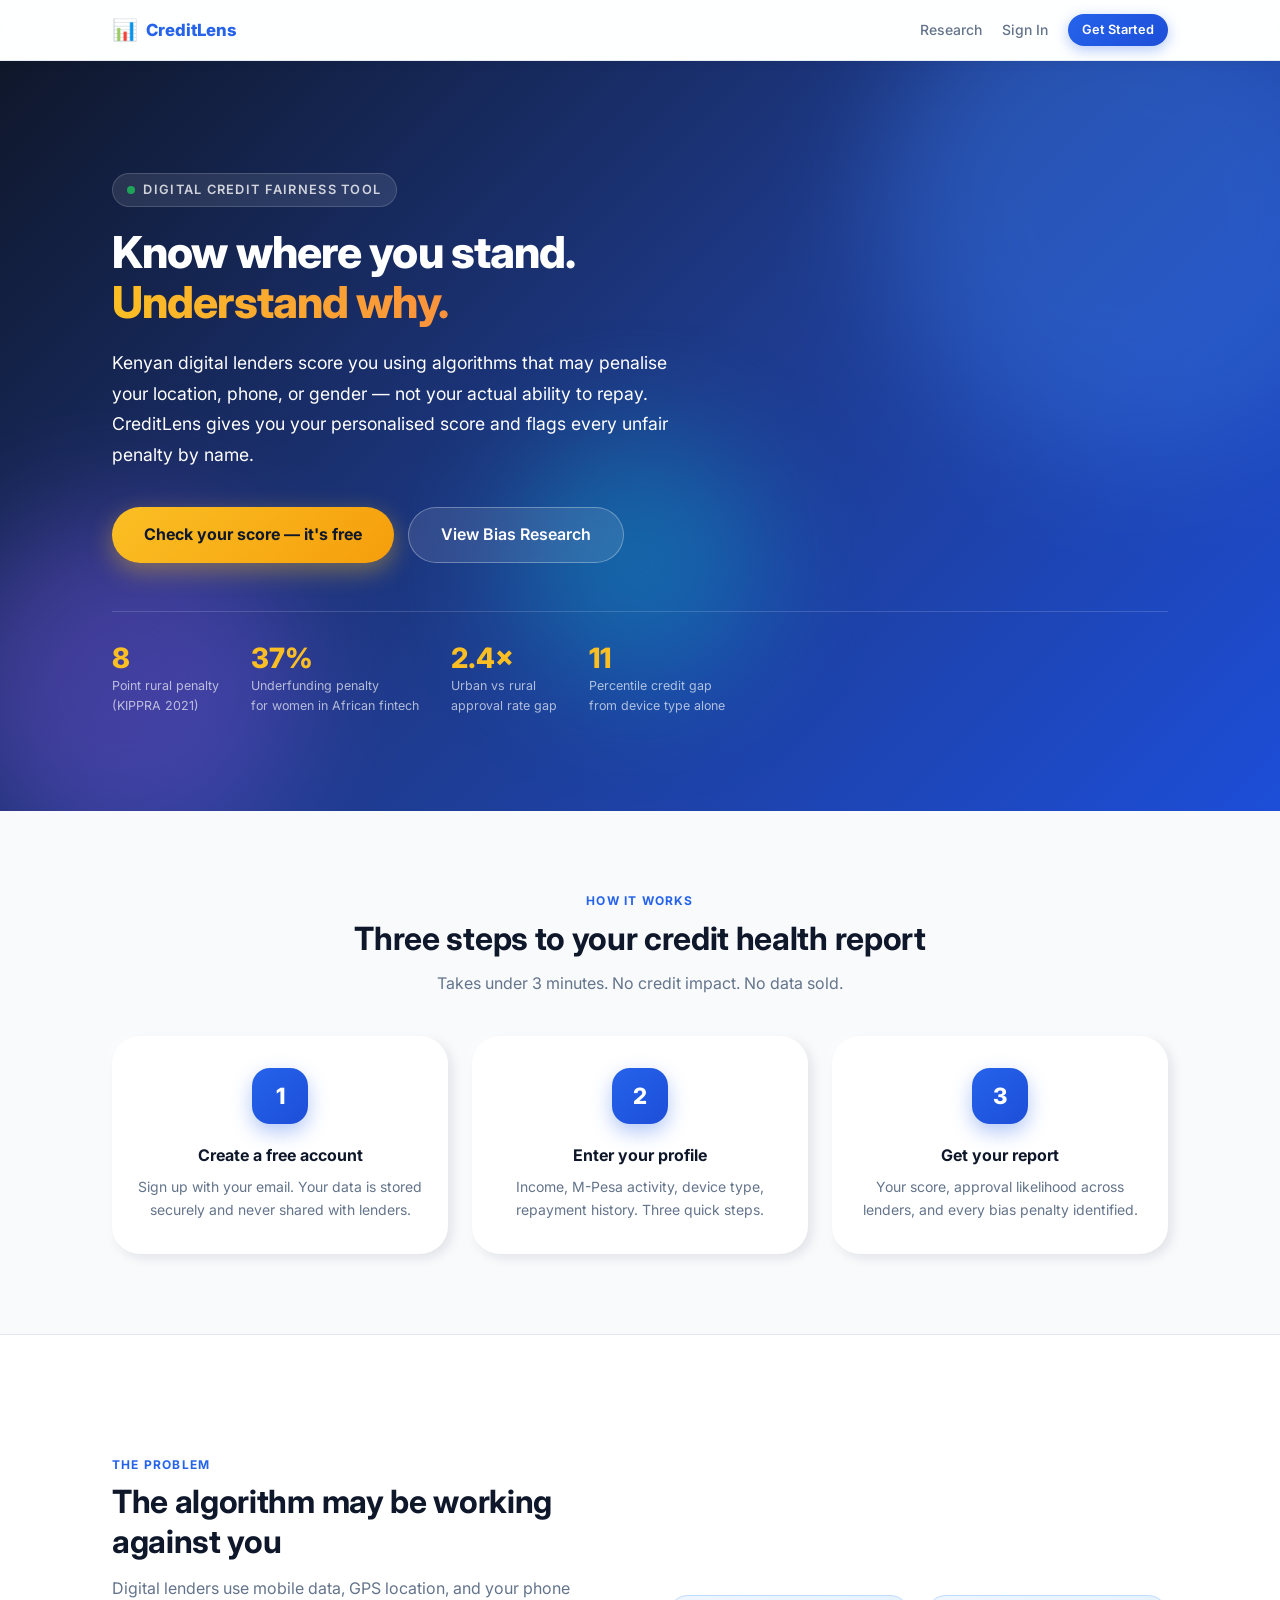
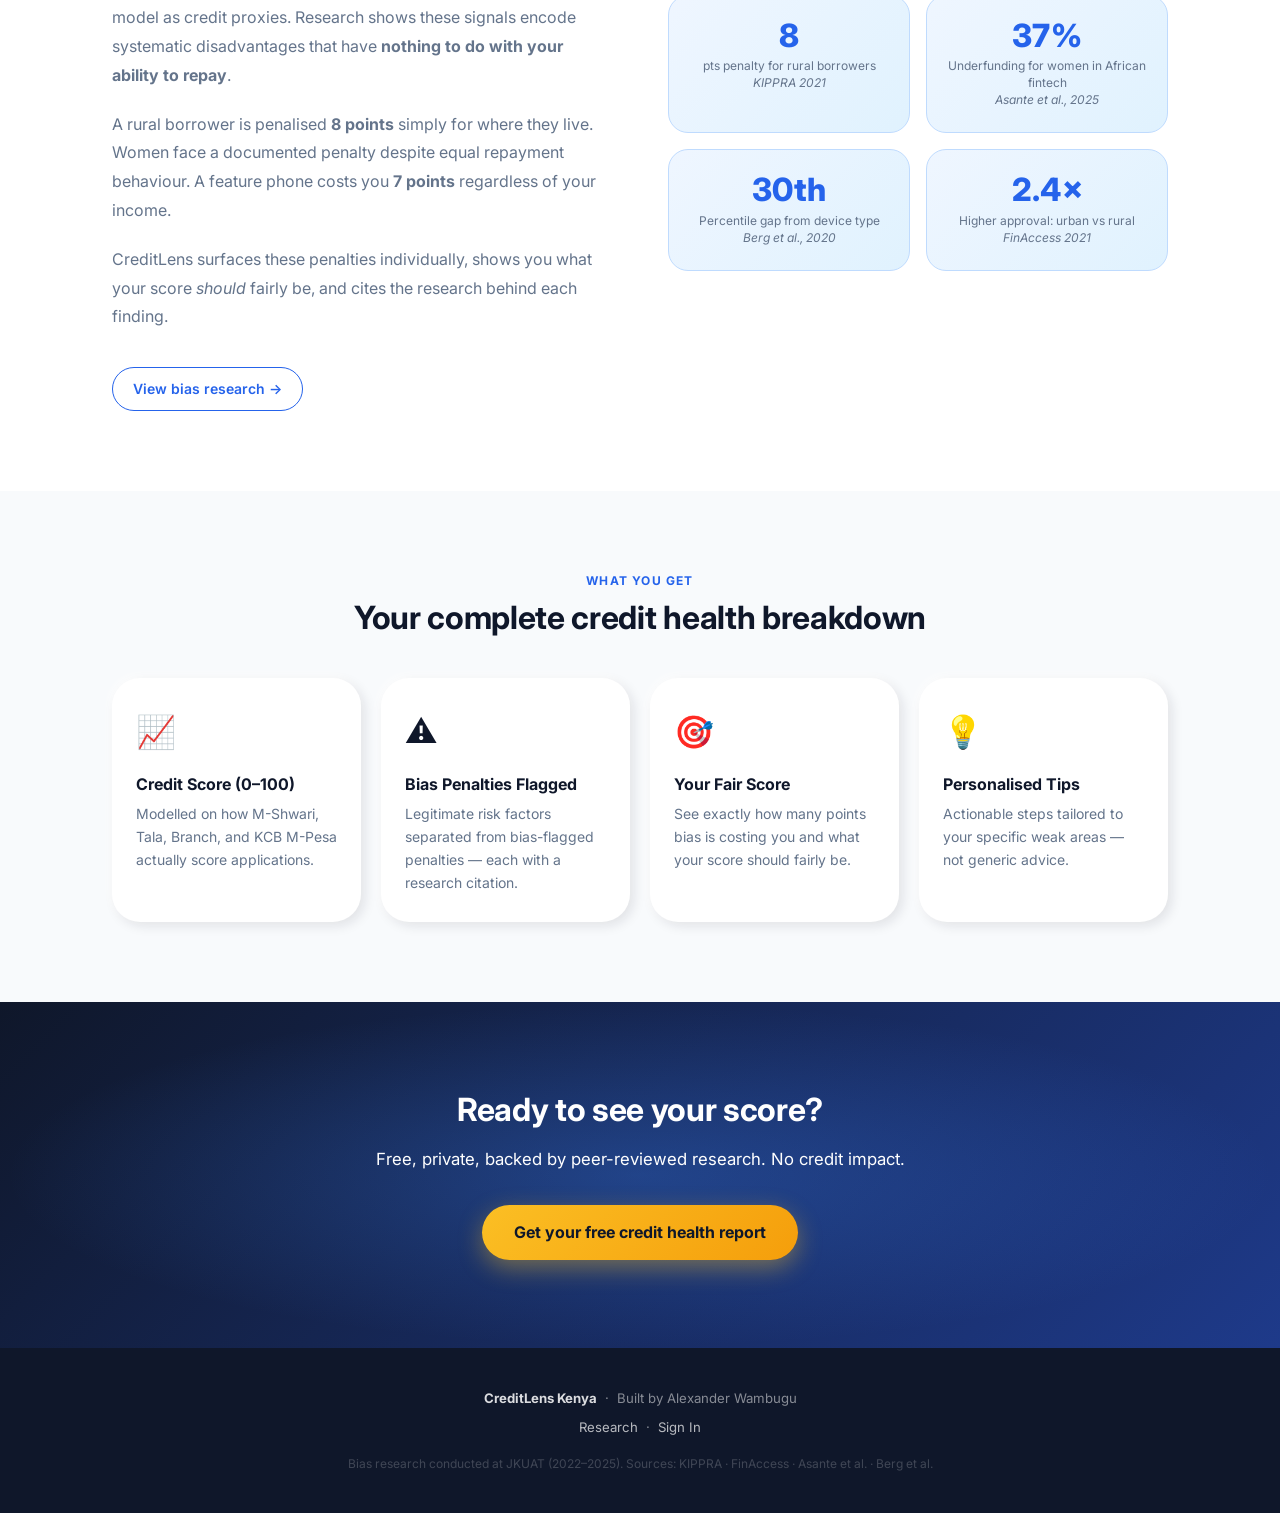
<file: frontend/index.html>
<!DOCTYPE html>
<html lang="en">
<head>
  <meta charset="UTF-8" />
  <meta name="viewport" content="width=device-width, initial-scale=1.0" />
  <title>CreditLens Kenya — Know Your Credit Score & Understand the Bias</title>
  <link rel="stylesheet" href="css/styles.css" />
</head>
<body>

<nav class="nav" id="main-nav">
  <div class="nav__inner">
    <a href="index.html" class="nav__logo">
      <span class="nav__logo-icon">📊</span> CreditLens
    </a>
    <div class="nav__links">
      <a href="research.html" class="nav__link">Research</a>
      <a href="auth.html" class="nav__link">Sign In</a>
      <a href="auth.html" class="btn btn--primary btn--sm">Get Started</a>
    </div>
    <button class="nav__hamburger" id="hamburger" aria-label="Menu">
      <span></span><span></span><span></span>
    </button>
  </div>
  <div class="nav__mobile-menu" id="mobile-menu">
    <a href="research.html">Research Dashboard</a>
    <a href="auth.html">Sign In</a>
    <a href="auth.html" class="btn btn--primary" style="border-radius:12px; justify-content:center;">Get Started Free</a>
  </div>
</nav>

<!-- Hero -->
<section class="hero">
  <div class="hero__blobs">
    <div class="hero__blob hero__blob--1"></div>
    <div class="hero__blob hero__blob--2"></div>
    <div class="hero__blob hero__blob--3"></div>
  </div>
  <div class="container">
    <div class="hero__content">
      <p class="hero__eyebrow">
        <span class="live-dot"></span>
        Digital Credit Fairness Tool
      </p>
      <h1 class="hero__title fade-up">
        Know where you stand.<br />
        <span>Understand why.</span>
      </h1>
      <p class="hero__subtitle fade-up delay-1">
        Kenyan digital lenders score you using algorithms that may penalise your
        location, phone, or gender — not your actual ability to repay.
        CreditLens gives you your personalised score and flags every unfair penalty by name.
      </p>
      <div class="hero__cta fade-up delay-2">
        <a href="auth.html" class="btn btn--hero btn--lg">Check your score — it's free</a>
        <a href="research.html" class="btn btn--hero-outline btn--lg">View Bias Research</a>
      </div>
      <div class="hero__stats fade-up delay-3">
        <div>
          <div class="hero__stat-number" data-count="8">0</div>
          <div class="hero__stat-label">Point rural penalty<br />(KIPPRA 2021)</div>
        </div>
        <div>
          <div class="hero__stat-number">37%</div>
          <div class="hero__stat-label">Underfunding penalty<br />for women in African fintech</div>
        </div>
        <div>
          <div class="hero__stat-number">2.4×</div>
          <div class="hero__stat-label">Urban vs rural<br />approval rate gap</div>
        </div>
        <div>
          <div class="hero__stat-number" data-count="30">0</div>
          <div class="hero__stat-label">Percentile credit gap<br />from device type alone</div>
        </div>
      </div>
    </div>
  </div>
</section>

<!-- How it works -->
<section class="steps">
  <div class="container">
    <div class="text-center fade-up">
      <p class="section-label">How It Works</p>
      <h2 class="section-title">Three steps to your credit health report</h2>
      <p class="section-desc" style="margin: 0 auto;">Takes under 3 minutes. No credit impact. No data sold.</p>
    </div>
    <div class="steps__grid">
      <div class="step fade-up delay-1">
        <div class="step__number">1</div>
        <h3 class="step__title">Create a free account</h3>
        <p class="step__desc">Sign up with your email. Your data is stored securely and never shared with lenders.</p>
      </div>
      <div class="step fade-up delay-2">
        <div class="step__number">2</div>
        <h3 class="step__title">Enter your profile</h3>
        <p class="step__desc">Income, M-Pesa activity, device type, repayment history. Three quick steps.</p>
      </div>
      <div class="step fade-up delay-3">
        <div class="step__number">3</div>
        <h3 class="step__title">Get your report</h3>
        <p class="step__desc">Your score, approval likelihood across lenders, and every bias penalty identified.</p>
      </div>
    </div>
  </div>
</section>

<!-- Why it matters -->
<section class="why-matters">
  <div class="container">
    <div class="why-matters__grid">
      <div class="fade-up">
        <p class="section-label">The Problem</p>
        <h2 class="section-title">The algorithm may be working against you</h2>
        <p style="color: var(--text-3); line-height: 1.8; margin-bottom: 1.25rem;">
          Digital lenders use mobile data, GPS location, and your phone model as credit proxies.
          Research shows these signals encode systematic disadvantages that have
          <strong>nothing to do with your ability to repay</strong>.
        </p>
        <p style="color: var(--text-3); line-height: 1.8; margin-bottom: 1.25rem;">
          A rural borrower is penalised <strong>8 points</strong> simply for where they live.
          Women face a documented penalty despite equal repayment behaviour.
          A feature phone costs you <strong>7 points</strong> regardless of your income.
        </p>
        <p style="color: var(--text-3); line-height: 1.8;">
          CreditLens surfaces these penalties individually, shows you what your score
          <em>should</em> fairly be, and cites the research behind each finding.
        </p>
        <a href="research.html" class="btn btn--outline mt-2" style="margin-top:1.25rem; display:inline-flex;">
          View bias research →
        </a>
      </div>
      <div class="why-matters__stats">
        <div class="why-matters__stat fade-up delay-1">
          <div class="why-matters__stat-number" data-count="8">0</div>
          <div class="why-matters__stat-label">pts penalty for rural borrowers<br /><em>KIPPRA 2021</em></div>
        </div>
        <div class="why-matters__stat fade-up delay-2">
          <div class="why-matters__stat-number">37%</div>
          <div class="why-matters__stat-label">Underfunding for women in African fintech<br /><em>Asante et al., 2025</em></div>
        </div>
        <div class="why-matters__stat fade-up delay-3">
          <div class="why-matters__stat-number">30th</div>
          <div class="why-matters__stat-label">Percentile gap from device type<br /><em>Berg et al., 2020</em></div>
        </div>
        <div class="why-matters__stat fade-up delay-4">
          <div class="why-matters__stat-number">2.4×</div>
          <div class="why-matters__stat-label">Higher approval: urban vs rural<br /><em>FinAccess 2021</em></div>
        </div>
      </div>
    </div>
  </div>
</section>

<!-- Features -->
<section class="steps" style="background: var(--bg);">
  <div class="container">
    <div class="text-center fade-up">
      <p class="section-label">What You Get</p>
      <h2 class="section-title">Your complete credit health breakdown</h2>
    </div>
    <div class="features-grid">
      <div class="feature-card fade-up delay-1">
        <div class="feature-card__icon">📈</div>
        <h3 class="feature-card__title">Credit Score (0–100)</h3>
        <p class="feature-card__desc">Modelled on how M-Shwari, Tala, Branch, and KCB M-Pesa actually score applications.</p>
      </div>
      <div class="feature-card fade-up delay-2">
        <div class="feature-card__icon">⚠️</div>
        <h3 class="feature-card__title">Bias Penalties Flagged</h3>
        <p class="feature-card__desc">Legitimate risk factors separated from bias-flagged penalties — each with a research citation.</p>
      </div>
      <div class="feature-card fade-up delay-3">
        <div class="feature-card__icon">🎯</div>
        <h3 class="feature-card__title">Your Fair Score</h3>
        <p class="feature-card__desc">See exactly how many points bias is costing you and what your score should fairly be.</p>
      </div>
      <div class="feature-card fade-up delay-4">
        <div class="feature-card__icon">💡</div>
        <h3 class="feature-card__title">Personalised Tips</h3>
        <p class="feature-card__desc">Actionable steps tailored to your specific weak areas — not generic advice.</p>
      </div>
    </div>
  </div>
</section>

<!-- CTA -->
<section class="landing-cta">
  <div class="container">
    <h2 class="fade-up">Ready to see your score?</h2>
    <p class="fade-up delay-1">Free, private, backed by peer-reviewed research. No credit impact.</p>
    <a href="auth.html" class="btn btn--hero btn--lg fade-up delay-2">Get your free credit health report</a>
  </div>
</section>

<footer>
  <div class="container">
    <p style="margin-bottom:0.5rem;">
      <strong style="color:rgba(255,255,255,0.85);">CreditLens Kenya</strong>
      &nbsp;·&nbsp; Built by Alexander Wambugu
    </p>
    <p style="margin-bottom:1rem;">
      <a href="research.html">Research</a> &nbsp;·&nbsp;
      <a href="auth.html">Sign In</a>
    </p>
    <p style="font-size:0.75rem; opacity:0.4;">
      Bias research conducted at JKUAT (2022–2025). Sources: KIPPRA · FinAccess · Asante et al. · Berg et al.
    </p>
  </div>
</footer>

<!-- Mobile bottom nav -->
<nav class="mobile-bottom-nav">
  <div class="mobile-bottom-nav__items">
    <a href="index.html" class="mobile-bottom-nav__item active">
      <span class="mobile-bottom-nav__icon">🏠</span> Home
    </a>
    <a href="research.html" class="mobile-bottom-nav__item">
      <span class="mobile-bottom-nav__icon">📊</span> Research
    </a>
    <a href="auth.html" class="mobile-bottom-nav__item" id="nav-auth-tab">
      <span class="mobile-bottom-nav__icon">🔑</span> Sign In
    </a>
  </div>
</nav>

<script src="js/supabase.js"></script>
<script src="js/nav.js"></script>
<script>
// Hamburger menu
const hamburger = document.getElementById('hamburger')
const mobileMenu = document.getElementById('mobile-menu')
hamburger.addEventListener('click', () => {
  hamburger.classList.toggle('open')
  mobileMenu.classList.toggle('open')
})

// Scroll animations
const observer = new IntersectionObserver((entries) => {
  entries.forEach(e => { if (e.isIntersecting) e.target.classList.add('visible') })
}, { threshold: 0.12 })
document.querySelectorAll('.fade-up').forEach(el => observer.observe(el))

// Animated counters
function animateCount(el) {
  const target = parseInt(el.dataset.count)
  if (!target) return
  let current = 0
  const step = Math.ceil(target / 40)
  const interval = setInterval(() => {
    current = Math.min(current + step, target)
    el.textContent = current
    if (current >= target) clearInterval(interval)
  }, 30)
}
const countObserver = new IntersectionObserver((entries) => {
  entries.forEach(e => { if (e.isIntersecting) animateCount(e.target) })
}, { threshold: 0.5 })
document.querySelectorAll('[data-count]').forEach(el => countObserver.observe(el))
</script>
</body>
</html>
</file>
<file: frontend/css/styles.css>
/* ============================================================
   CreditLens Kenya — Design System
   Modern glassmorphism + claymorphism, animated, mobile-first
   ============================================================ */

/* ── Google Font ──────────────────────────────────────────── */
@import url('https://fonts.googleapis.com/css2?family=Inter:wght@400;500;600;700;800;900&display=swap');

/* ── Design tokens ────────────────────────────────────────── */
:root {
  --blue:        #2563eb;
  --blue-dark:   #1d4ed8;
  --blue-light:  #eff6ff;
  --blue-mid:    #bfdbfe;
  --green:       #059669;
  --green-light: #ecfdf5;
  --amber:       #d97706;
  --amber-light: #fffbeb;
  --red:         #dc2626;
  --red-light:   #fef2f2;
  --bias-red:    #e11d48;
  --bias-light:  #fff1f2;
  --purple:      #7c3aed;
  --purple-light:#f5f3ff;

  --text:        #0f172a;
  --text-2:      #334155;
  --text-3:      #64748b;
  --text-4:      #94a3b8;
  --border:      #e2e8f0;
  --border-2:    #cbd5e1;
  --surface:     #ffffff;
  --bg:          #f8fafc;
  --bg-2:        #f1f5f9;

  /* Glass */
  --glass-bg:      rgba(255,255,255,0.72);
  --glass-border:  rgba(255,255,255,0.5);
  --glass-shadow:  0 8px 32px rgba(15,23,42,0.08);
  --glass-blur:    blur(18px);

  /* Clay */
  --clay-shadow:
    8px 8px 20px rgba(15,23,42,0.12),
    -4px -4px 12px rgba(255,255,255,0.9),
    inset 2px 2px 6px rgba(255,255,255,0.6),
    inset -2px -2px 6px rgba(15,23,42,0.06);
  --clay-shadow-sm:
    4px 4px 12px rgba(15,23,42,0.10),
    -2px -2px 8px rgba(255,255,255,0.9),
    inset 1px 1px 4px rgba(255,255,255,0.6);
  --clay-shadow-hover:
    12px 12px 28px rgba(15,23,42,0.16),
    -6px -6px 16px rgba(255,255,255,0.95),
    inset 2px 2px 8px rgba(255,255,255,0.7);

  --radius-sm:  8px;
  --radius:     14px;
  --radius-lg:  20px;
  --radius-xl:  28px;
  --radius-full:9999px;

  --font: 'Inter', -apple-system, BlinkMacSystemFont, 'Segoe UI', sans-serif;
  --ease: cubic-bezier(0.34, 1.56, 0.64, 1);
  --ease-out: cubic-bezier(0.22, 1, 0.36, 1);
}

/* ── Reset ────────────────────────────────────────────────── */
*, *::before, *::after { box-sizing: border-box; margin: 0; padding: 0; }
html { font-size: 16px; scroll-behavior: smooth; -webkit-text-size-adjust: 100%; }
body {
  font-family: var(--font);
  color: var(--text);
  background: var(--bg);
  line-height: 1.6;
  -webkit-font-smoothing: antialiased;
}
img { max-width: 100%; display: block; }
a { color: var(--blue); text-decoration: none; }
a:hover { text-decoration: underline; }
button, input, select, textarea { font-family: inherit; }

/* ── Typography ───────────────────────────────────────────── */
h1 { font-size: clamp(1.75rem, 5vw, 2.75rem); font-weight: 800; line-height: 1.15; letter-spacing: -0.02em; }
h2 { font-size: clamp(1.35rem, 3vw, 2rem);    font-weight: 700; line-height: 1.25; letter-spacing: -0.01em; }
h3 { font-size: clamp(1rem, 2vw, 1.25rem);     font-weight: 600; line-height: 1.4; }
h4 { font-size: 0.95rem; font-weight: 600; }
p  { margin-bottom: 1rem; }
p:last-child { margin-bottom: 0; }

/* ── Layout ───────────────────────────────────────────────── */
.container        { max-width: 1120px; margin: 0 auto; padding: 0 clamp(1rem,4vw,2rem); }
.container--narrow{ max-width: 680px;  margin: 0 auto; padding: 0 clamp(1rem,4vw,2rem); }

/* ── Glassmorphism card ───────────────────────────────────── */
.glass {
  background: var(--glass-bg);
  backdrop-filter: var(--glass-blur);
  -webkit-backdrop-filter: var(--glass-blur);
  border: 1.5px solid var(--glass-border);
  box-shadow: var(--glass-shadow);
  border-radius: var(--radius-lg);
}

/* ── Clay card ────────────────────────────────────────────── */
.clay {
  background: var(--surface);
  border-radius: var(--radius-xl);
  box-shadow: var(--clay-shadow);
  border: none;
  transition: box-shadow 0.3s var(--ease), transform 0.3s var(--ease);
}
.clay:hover {
  box-shadow: var(--clay-shadow-hover);
  transform: translateY(-3px);
}
.clay--sm {
  border-radius: var(--radius-lg);
  box-shadow: var(--clay-shadow-sm);
}
.clay--sm:hover {
  box-shadow: var(--clay-shadow-hover);
  transform: translateY(-2px);
}

/* ── Standard card ────────────────────────────────────────── */
.card {
  background: var(--surface);
  border-radius: var(--radius-lg);
  border: 1.5px solid var(--border);
  box-shadow: 0 1px 4px rgba(15,23,42,0.06);
  padding: 1.5rem;
  transition: box-shadow 0.25s, transform 0.25s;
}
.card:hover { box-shadow: 0 4px 16px rgba(15,23,42,0.1); }

/* ── Navigation ───────────────────────────────────────────── */
.nav {
  position: sticky; top: 0; z-index: 200;
  background: rgba(255,255,255,0.85);
  backdrop-filter: blur(20px);
  -webkit-backdrop-filter: blur(20px);
  border-bottom: 1px solid rgba(226,232,240,0.8);
  box-shadow: 0 1px 12px rgba(15,23,42,0.06);
}
.nav__inner {
  display: flex; align-items: center; justify-content: space-between;
  height: 60px;
  max-width: 1120px; margin: 0 auto;
  padding: 0 clamp(1rem,4vw,2rem);
  gap: 1rem;
}
.nav__logo {
  font-weight: 800; font-size: 1.05rem; color: var(--blue);
  display: flex; align-items: center; gap: 0.5rem;
  text-decoration: none; white-space: nowrap; flex-shrink: 0;
}
.nav__logo-icon { font-size: 1.3rem; }
.nav__links { display: flex; align-items: center; gap: 1.25rem; }
.nav__link { color: var(--text-3); font-size: 0.875rem; font-weight: 500; transition: color 0.15s; }
.nav__link:hover { color: var(--blue); text-decoration: none; }

/* Mobile hamburger */
.nav__hamburger {
  display: none; flex-direction: column; gap: 5px;
  cursor: pointer; padding: 6px; border-radius: 8px;
  background: none; border: none;
}
.nav__hamburger span {
  display: block; width: 22px; height: 2px;
  background: var(--text-2); border-radius: 2px;
  transition: all 0.3s var(--ease);
}
.nav__hamburger.open span:nth-child(1) { transform: translateY(7px) rotate(45deg); }
.nav__hamburger.open span:nth-child(2) { opacity: 0; transform: scaleX(0); }
.nav__hamburger.open span:nth-child(3) { transform: translateY(-7px) rotate(-45deg); }

.nav__mobile-menu {
  display: none; position: absolute; top: 61px; left: 0; right: 0;
  background: rgba(255,255,255,0.97); backdrop-filter: blur(20px);
  border-bottom: 1px solid var(--border);
  padding: 1rem clamp(1rem,4vw,2rem);
  flex-direction: column; gap: 0.75rem;
  box-shadow: 0 8px 24px rgba(15,23,42,0.1);
}
.nav__mobile-menu.open { display: flex; }
.nav__mobile-menu a { font-size: 1rem; font-weight: 500; color: var(--text-2); padding: 0.5rem 0; border-bottom: 1px solid var(--border); }
.nav__mobile-menu a:last-child { border-bottom: none; }

/* ── Buttons ──────────────────────────────────────────────── */
.btn {
  display: inline-flex; align-items: center; justify-content: center; gap: 0.4rem;
  padding: 0.6rem 1.25rem; border-radius: var(--radius-full);
  font-size: 0.875rem; font-weight: 600; cursor: pointer; border: none;
  transition: all 0.2s var(--ease); text-decoration: none; white-space: nowrap;
  position: relative; overflow: hidden;
}
.btn::after {
  content: ''; position: absolute; inset: 0;
  background: rgba(255,255,255,0); transition: background 0.2s;
  border-radius: inherit;
}
.btn:hover::after { background: rgba(255,255,255,0.1); }
.btn:hover { text-decoration: none; transform: translateY(-1px); }
.btn:active { transform: translateY(0); }
.btn--primary {
  background: linear-gradient(135deg, var(--blue) 0%, var(--blue-dark) 100%);
  color: white;
  box-shadow: 0 4px 14px rgba(37,99,235,0.35);
}
.btn--primary:hover { box-shadow: 0 6px 20px rgba(37,99,235,0.45); }
.btn--outline {
  background: transparent;
  border: 1.5px solid var(--blue);
  color: var(--blue);
}
.btn--outline:hover { background: var(--blue-light); }
.btn--ghost { background: transparent; color: var(--text-3); }
.btn--ghost:hover { background: var(--bg-2); }
.btn--danger { background: linear-gradient(135deg, var(--red), #b91c1c); color: white; }
.btn--lg { padding: 0.875rem 2rem; font-size: 1rem; }
.btn--sm { padding: 0.375rem 0.875rem; font-size: 0.8rem; }
.btn--full { width: 100%; }
.btn:disabled { opacity: 0.55; cursor: not-allowed; transform: none !important; }

/* ── Form elements ────────────────────────────────────────── */
.form-group { margin-bottom: 1.25rem; }
.form-label { display: block; font-size: 0.875rem; font-weight: 600; color: var(--text-2); margin-bottom: 0.4rem; }
.form-input, .form-select {
  width: 100%; padding: 0.7rem 1rem;
  border: 1.5px solid var(--border);
  border-radius: var(--radius);
  font-size: 0.9rem; color: var(--text);
  background: var(--surface);
  transition: border-color 0.2s, box-shadow 0.2s;
  appearance: none;
}
.form-input:focus, .form-select:focus {
  outline: none;
  border-color: var(--blue);
  box-shadow: 0 0 0 4px rgba(37,99,235,0.1);
}
.form-select { background-image: url("data:image/svg+xml,%3Csvg xmlns='http://www.w3.org/2000/svg' width='16' height='16' viewBox='0 0 24 24' fill='none' stroke='%2364748b' stroke-width='2'%3E%3Cpath d='m6 9 6 6 6-6'/%3E%3C/svg%3E"); background-repeat: no-repeat; background-position: right 0.75rem center; padding-right: 2.5rem; }
.form-hint  { font-size: 0.78rem; color: var(--text-3); margin-top: 0.3rem; }
.form-error { font-size: 0.78rem; color: var(--red); margin-top: 0.3rem; }

/* ── Slider ───────────────────────────────────────────────── */
.slider-group { margin-bottom: 1.5rem; }
.slider-label { display: flex; justify-content: space-between; align-items: center; margin-bottom: 0.6rem; }
.slider-label span:first-child { font-size: 0.875rem; font-weight: 600; color: var(--text-2); }
.slider-value {
  font-size: 0.825rem; font-weight: 700; color: var(--blue);
  background: var(--blue-light); padding: 0.2rem 0.6rem;
  border-radius: var(--radius-full);
}
input[type="range"] {
  width: 100%; height: 6px; border-radius: 3px;
  appearance: none; background: var(--border);
  outline: none; cursor: pointer; transition: background 0.2s;
}
input[type="range"]::-webkit-slider-thumb {
  appearance: none; width: 22px; height: 22px;
  border-radius: 50%; background: linear-gradient(135deg, var(--blue), var(--blue-dark));
  cursor: pointer; box-shadow: 0 2px 8px rgba(37,99,235,0.4);
  transition: transform 0.2s var(--ease), box-shadow 0.2s;
}
input[type="range"]::-webkit-slider-thumb:hover {
  transform: scale(1.2);
  box-shadow: 0 4px 14px rgba(37,99,235,0.5);
}
input[type="range"]::-moz-range-thumb {
  width: 22px; height: 22px; border-radius: 50%; border: none;
  background: linear-gradient(135deg, var(--blue), var(--blue-dark));
  cursor: pointer;
}
.slider-range-labels { display: flex; justify-content: space-between; font-size: 0.72rem; color: var(--text-4); margin-top: 0.3rem; }

/* ── Alerts ───────────────────────────────────────────────── */
.alert {
  padding: 0.875rem 1rem; border-radius: var(--radius);
  font-size: 0.875rem; margin-bottom: 1rem;
  display: flex; align-items: flex-start; gap: 0.6rem;
  animation: slideDown 0.25s var(--ease-out);
}
@keyframes slideDown { from { opacity: 0; transform: translateY(-8px); } to { opacity: 1; transform: translateY(0); } }
.alert--error   { background: var(--red-light);   color: var(--red);   border: 1px solid #fecaca; }
.alert--success { background: var(--green-light); color: var(--green); border: 1px solid #a7f3d0; }
.alert--warning { background: var(--amber-light); color: var(--amber); border: 1px solid #fde68a; }
.alert--info    { background: var(--blue-light);  color: var(--blue);  border: 1px solid var(--blue-mid); }

/* ── Badge ────────────────────────────────────────────────── */
.badge {
  display: inline-flex; align-items: center; gap: 0.2rem;
  padding: 0.2rem 0.65rem; border-radius: var(--radius-full);
  font-size: 0.72rem; font-weight: 700; letter-spacing: 0.02em;
}
.badge--green  { background: var(--green-light); color: var(--green); }
.badge--red    { background: var(--red-light);   color: var(--red); }
.badge--yellow { background: var(--amber-light); color: var(--amber); }
.badge--blue   { background: var(--blue-light);  color: var(--blue); }
.badge--gray   { background: var(--bg-2);        color: var(--text-3); }
.badge--bias   { background: var(--bias-light);  color: var(--bias-red); }

/* ── Progress bar ─────────────────────────────────────────── */
.progress-bar { height: 8px; background: var(--bg-2); border-radius: 4px; overflow: hidden; }
.progress-bar__fill {
  height: 100%; border-radius: 4px;
  transition: width 0.8s var(--ease-out);
  background: var(--blue);
}
.progress-bar__fill--green  { background: linear-gradient(90deg, #34d399, var(--green)); }
.progress-bar__fill--yellow { background: linear-gradient(90deg, #fbbf24, var(--amber)); }
.progress-bar__fill--red    { background: linear-gradient(90deg, #f87171, var(--red)); }
.progress-bar__fill--blue   { background: linear-gradient(90deg, #60a5fa, var(--blue)); }

/* ── Spinner / Loading ────────────────────────────────────── */
.spinner {
  width: 28px; height: 28px;
  border: 3px solid var(--border);
  border-top-color: var(--blue);
  border-radius: 50%;
  animation: spin 0.65s linear infinite; display: inline-block;
}
@keyframes spin { to { transform: rotate(360deg); } }
.loading-overlay {
  position: fixed; inset: 0;
  background: rgba(248,250,252,0.9);
  backdrop-filter: blur(6px);
  display: flex; align-items: center; justify-content: center;
  z-index: 999; flex-direction: column; gap: 1rem;
}
.loading-overlay p { color: var(--text-3); font-size: 0.9rem; }

/* ── Scroll animations ────────────────────────────────────── */
.fade-up {
  opacity: 0; transform: translateY(24px);
  transition: opacity 0.6s var(--ease-out), transform 0.6s var(--ease-out);
}
.fade-up.visible { opacity: 1; transform: translateY(0); }
.fade-up.delay-1 { transition-delay: 0.1s; }
.fade-up.delay-2 { transition-delay: 0.2s; }
.fade-up.delay-3 { transition-delay: 0.3s; }
.fade-up.delay-4 { transition-delay: 0.4s; }

/* ════════════════════════════════════════════════════════════
   LANDING PAGE
   ════════════════════════════════════════════════════════════ */

/* Gradient mesh background */
.hero {
  position: relative; overflow: hidden;
  padding: clamp(4rem,10vw,7rem) 0 clamp(3rem,8vw,6rem);
  background: linear-gradient(135deg, #0f172a 0%, #1e3a8a 50%, #1d4ed8 100%);
}
.hero__blobs {
  position: absolute; inset: 0; overflow: hidden; pointer-events: none;
}
.hero__blob {
  position: absolute; border-radius: 50%; filter: blur(60px); opacity: 0.35;
  animation: float 8s ease-in-out infinite alternate;
}
.hero__blob--1 { width: 500px; height: 500px; background: #3b82f6; top: -100px; right: -100px; }
.hero__blob--2 { width: 350px; height: 350px; background: #8b5cf6; bottom: -50px; left: -50px; animation-delay: -3s; }
.hero__blob--3 { width: 250px; height: 250px; background: #06b6d4; top: 50%; left: 40%; animation-delay: -5s; }
@keyframes float {
  from { transform: translate(0, 0) scale(1); }
  to   { transform: translate(30px, -20px) scale(1.05); }
}

.hero__content { position: relative; z-index: 1; color: white; }
.hero__eyebrow {
  display: inline-flex; align-items: center; gap: 0.5rem;
  font-size: 0.8rem; font-weight: 600; letter-spacing: 0.1em;
  text-transform: uppercase; opacity: 0.8; margin-bottom: 1.25rem;
  background: rgba(255,255,255,0.12); border: 1px solid rgba(255,255,255,0.2);
  padding: 0.35rem 0.9rem; border-radius: var(--radius-full);
}
.hero__title { margin-bottom: 1.25rem; color: white; }
.hero__title span { background: linear-gradient(90deg, #fbbf24, #fb923c); -webkit-background-clip: text; -webkit-text-fill-color: transparent; background-clip: text; }
.hero__subtitle { font-size: clamp(0.95rem,2vw,1.1rem); opacity: 0.85; max-width: 560px; margin-bottom: 2.25rem; line-height: 1.75; }

.hero__cta { display: flex; gap: 0.875rem; flex-wrap: wrap; }
.btn--hero {
  background: linear-gradient(135deg, #fbbf24, #f59e0b);
  color: #0f172a; font-size: 1rem; font-weight: 700;
  padding: 0.9rem 2rem; box-shadow: 0 8px 24px rgba(251,191,36,0.4);
}
.btn--hero:hover { box-shadow: 0 12px 32px rgba(251,191,36,0.55); transform: translateY(-2px); }
.btn--hero-outline {
  background: rgba(255,255,255,0.1);
  backdrop-filter: blur(10px);
  border: 1.5px solid rgba(255,255,255,0.3);
  color: white; font-size: 1rem; padding: 0.9rem 2rem;
}
.btn--hero-outline:hover { background: rgba(255,255,255,0.2); }

/* Stats strip in hero */
.hero__stats {
  display: flex; gap: 2rem; margin-top: 3rem; flex-wrap: wrap;
  border-top: 1px solid rgba(255,255,255,0.15); padding-top: 2rem;
}
.hero__stat-number { font-size: 1.75rem; font-weight: 800; color: #fbbf24; line-height: 1; }
.hero__stat-label  { font-size: 0.78rem; color: rgba(255,255,255,0.65); margin-top: 0.2rem; }

/* Section headings */
.section-label {
  font-size: 0.75rem; font-weight: 700; letter-spacing: 0.1em;
  text-transform: uppercase; color: var(--blue); margin-bottom: 0.5rem;
}
.section-title { margin-bottom: 0.75rem; }
.section-desc  { color: var(--text-3); font-size: 1rem; max-width: 580px; }

/* How it works */
.steps { padding: clamp(3rem,7vw,5rem) 0; }
.steps__grid {
  display: grid;
  grid-template-columns: repeat(auto-fit, minmax(220px, 1fr));
  gap: 1.5rem; margin-top: 2.5rem;
}
.step {
  text-align: center; padding: 2rem 1.5rem;
  background: var(--surface);
  border-radius: var(--radius-xl);
  box-shadow: var(--clay-shadow-sm);
  transition: box-shadow 0.3s var(--ease), transform 0.3s var(--ease);
  cursor: default;
}
.step:hover { box-shadow: var(--clay-shadow-hover); transform: translateY(-4px); }
.step__number {
  width: 56px; height: 56px;
  background: linear-gradient(135deg, var(--blue), var(--blue-dark));
  color: white; border-radius: 18px;
  display: flex; align-items: center; justify-content: center;
  font-size: 1.4rem; font-weight: 800;
  margin: 0 auto 1.25rem;
  box-shadow: 0 8px 20px rgba(37,99,235,0.35);
}
.step__title { font-size: 1rem; font-weight: 700; margin-bottom: 0.5rem; }
.step__desc  { color: var(--text-3); font-size: 0.875rem; line-height: 1.7; }

/* Why it matters */
.why-matters { background: var(--surface); padding: clamp(3rem,7vw,5rem) 0; border-top: 1px solid var(--border); }
.why-matters__grid { display: grid; grid-template-columns: 1fr 1fr; gap: 3.5rem; align-items: center; margin-top: 2.5rem; }
.why-matters__stats { display: grid; grid-template-columns: 1fr 1fr; gap: 1rem; }
.why-matters__stat {
  text-align: center; padding: 1.5rem 1rem;
  background: linear-gradient(135deg, var(--blue-light), #e0f2fe);
  border-radius: var(--radius-lg);
  border: 1px solid var(--blue-mid);
  transition: transform 0.25s var(--ease);
}
.why-matters__stat:hover { transform: scale(1.03); }
.why-matters__stat-number { font-size: 2rem; font-weight: 800; color: var(--blue); line-height: 1; }
.why-matters__stat-label  { font-size: 0.75rem; color: var(--text-3); margin-top: 0.4rem; line-height: 1.4; }

/* CTA section */
.landing-cta {
  background: linear-gradient(135deg, #0f172a, #1e3a8a);
  color: white; padding: clamp(3.5rem,8vw,5.5rem) 0; text-align: center;
  position: relative; overflow: hidden;
}
.landing-cta::before {
  content: ''; position: absolute; inset: 0;
  background: radial-gradient(ellipse at center, rgba(59,130,246,0.3) 0%, transparent 70%);
}
.landing-cta > .container { position: relative; z-index: 1; }
.landing-cta h2 { color: white; margin-bottom: 1rem; }
.landing-cta p { opacity: 0.8; margin-bottom: 2rem; font-size: 1.05rem; }

/* Features grid */
.features-grid {
  display: grid;
  grid-template-columns: repeat(auto-fit, minmax(240px, 1fr));
  gap: 1.25rem; margin-top: 2.5rem;
}
.feature-card {
  padding: 1.75rem 1.5rem;
  background: var(--surface);
  border-radius: var(--radius-xl);
  box-shadow: var(--clay-shadow-sm);
  transition: box-shadow 0.3s var(--ease), transform 0.3s var(--ease);
}
.feature-card:hover { box-shadow: var(--clay-shadow-hover); transform: translateY(-4px); }
.feature-card__icon { font-size: 2rem; margin-bottom: 1rem; }
.feature-card__title { font-size: 1rem; font-weight: 700; margin-bottom: 0.4rem; }
.feature-card__desc { color: var(--text-3); font-size: 0.875rem; line-height: 1.65; }

/* Footer */
footer { background: #0f172a; color: rgba(255,255,255,0.5); padding: 2.5rem 0; text-align: center; font-size: 0.825rem; }
footer a { color: rgba(255,255,255,0.7); }
footer a:hover { color: white; }

/* ════════════════════════════════════════════════════════════
   AUTH PAGE
   ════════════════════════════════════════════════════════════ */
.auth-page {
  min-height: 100vh; display: flex; align-items: center; justify-content: center;
  padding: 2rem;
  background: linear-gradient(135deg, #eff6ff 0%, #f0f9ff 50%, #f5f3ff 100%);
  position: relative; overflow: hidden;
}
.auth-page::before {
  content: ''; position: absolute; width: 400px; height: 400px;
  background: radial-gradient(circle, rgba(37,99,235,0.12) 0%, transparent 70%);
  top: -100px; right: -100px; border-radius: 50%;
}
.auth-card {
  width: 100%; max-width: 420px; position: relative; z-index: 1;
  background: var(--glass-bg);
  backdrop-filter: var(--glass-blur);
  -webkit-backdrop-filter: var(--glass-blur);
  border: 1.5px solid var(--glass-border);
  box-shadow: 0 24px 48px rgba(15,23,42,0.12);
  border-radius: var(--radius-xl); padding: 2.5rem;
  animation: slideUp 0.4s var(--ease-out);
}
@keyframes slideUp { from { opacity: 0; transform: translateY(20px); } to { opacity: 1; transform: translateY(0); } }
.auth-card__logo { text-align: center; margin-bottom: 1.75rem; }
.auth-card__logo a { font-size: 1.2rem; font-weight: 800; color: var(--blue); }
.auth-card__title { font-size: 1.5rem; font-weight: 700; text-align: center; margin-bottom: 0.35rem; }
.auth-card__subtitle { text-align: center; color: var(--text-3); font-size: 0.875rem; margin-bottom: 1.75rem; }
.auth-tabs { display: flex; background: var(--bg-2); border-radius: var(--radius); padding: 4px; margin-bottom: 1.75rem; }
.auth-tab {
  flex: 1; text-align: center; padding: 0.6rem; font-weight: 600; font-size: 0.875rem;
  cursor: pointer; color: var(--text-3); border-radius: 10px;
  transition: all 0.2s var(--ease);
}
.auth-tab.active { background: var(--surface); color: var(--blue); box-shadow: 0 2px 8px rgba(15,23,42,0.1); }
.auth-footer-text { text-align: center; font-size: 0.825rem; color: var(--text-3); margin-top: 1rem; }

/* ════════════════════════════════════════════════════════════
   PROFILE FORM
   ════════════════════════════════════════════════════════════ */
.profile-page { min-height: 100vh; padding: 2rem 0 5rem; }
.profile-header { text-align: center; padding: 1.5rem 0 1rem; }
.profile-header h1 { font-size: clamp(1.4rem,4vw,1.75rem); margin-bottom: 0.4rem; }
.profile-header p { color: var(--text-3); font-size: 0.9rem; }

/* Progress stepper */
.progress-steps { display: flex; align-items: center; justify-content: center; margin: 1.5rem 0 2.5rem; }
.progress-step { display: flex; flex-direction: column; align-items: center; gap: 0.4rem; }
.progress-step__circle {
  width: 38px; height: 38px; border-radius: 50%;
  border: 2px solid var(--border); background: var(--surface);
  display: flex; align-items: center; justify-content: center;
  font-size: 0.8rem; font-weight: 700; color: var(--text-3); z-index: 1;
  transition: all 0.3s var(--ease);
}
.progress-step.active .progress-step__circle {
  border-color: var(--blue); color: var(--blue); background: var(--blue-light);
  box-shadow: 0 0 0 4px rgba(37,99,235,0.15);
  transform: scale(1.1);
}
.progress-step.done .progress-step__circle {
  border-color: var(--green); background: var(--green); color: white;
  box-shadow: 0 4px 12px rgba(5,150,105,0.35);
}
.progress-step__label { font-size: 0.72rem; font-weight: 500; color: var(--text-3); }
.progress-step.active .progress-step__label { color: var(--blue); font-weight: 600; }
.progress-step.done .progress-step__label { color: var(--green); }
.progress-connector { height: 2px; width: clamp(50px,8vw,90px); background: var(--border); margin-bottom: 1.5rem; transition: background 0.4s; }
.progress-connector.done { background: var(--green); }

.step-panel { display: none; animation: fadeIn 0.3s var(--ease-out); }
.step-panel.active { display: block; }
@keyframes fadeIn { from { opacity: 0; transform: translateX(12px); } to { opacity: 1; transform: translateX(0); } }

/* Device cards */
.device-cards { display: grid; grid-template-columns: repeat(2, 1fr); gap: 0.875rem; margin-top: 0.5rem; }
.device-card {
  border: 2px solid var(--border); border-radius: var(--radius-lg);
  padding: 1.25rem; cursor: pointer;
  transition: all 0.25s var(--ease); text-align: center;
  background: var(--surface);
  box-shadow: var(--clay-shadow-sm);
}
.device-card:hover { border-color: var(--blue); transform: translateY(-3px); box-shadow: var(--clay-shadow); }
.device-card.selected {
  border-color: var(--blue); background: var(--blue-light);
  box-shadow: 0 0 0 4px rgba(37,99,235,0.12), var(--clay-shadow-sm);
}
.device-card__icon { font-size: 2rem; margin-bottom: 0.5rem; }
.device-card__name { font-size: 0.8rem; font-weight: 700; }
.device-card__desc { font-size: 0.7rem; color: var(--text-3); margin-top: 0.2rem; }
.device-card input[type="radio"] { display: none; }

/* Consent box */
.consent-box {
  background: linear-gradient(135deg, var(--blue-light), #e0f2fe);
  border: 1.5px solid var(--blue-mid);
  border-radius: var(--radius-lg); padding: 1.25rem; margin-top: 1.5rem;
}
.consent-box label { display: flex; align-items: flex-start; gap: 0.875rem; cursor: pointer; font-size: 0.875rem; }
.consent-box input[type="checkbox"] { margin-top: 0.15rem; width: 18px; height: 18px; flex-shrink: 0; accent-color: var(--blue); }
.form-nav { display: flex; justify-content: space-between; margin-top: 2rem; padding-top: 1.5rem; border-top: 1px solid var(--border); gap: 1rem; }

/* ════════════════════════════════════════════════════════════
   DASHBOARD
   ════════════════════════════════════════════════════════════ */
.dashboard-page { padding: 0 0 5rem; }

.dashboard-header {
  background: linear-gradient(135deg, #0f172a 0%, #1e3a8a 60%, #1d4ed8 100%);
  color: white; padding: 1.75rem 0; position: relative; overflow: hidden;
}
.dashboard-header::after {
  content: ''; position: absolute; inset: 0;
  background: radial-gradient(ellipse at 70% 50%, rgba(59,130,246,0.25) 0%, transparent 60%);
  pointer-events: none;
}
.dashboard-header__inner { display: flex; justify-content: space-between; align-items: center; flex-wrap: wrap; gap: 1rem; position: relative; z-index: 1; }
.dashboard-header__title { font-size: clamp(1.2rem,3vw,1.5rem); font-weight: 700; margin-bottom: 0.2rem; }
.dashboard-header__subtitle { opacity: 0.75; font-size: 0.85rem; }

.dashboard-grid { display: grid; grid-template-columns: 1fr 1fr; gap: 1.5rem; margin-top: 1.5rem; }

/* Score gauge card */
.score-card {
  text-align: center; padding: 2rem 1.5rem;
  background: var(--surface);
  border-radius: var(--radius-xl);
  box-shadow: var(--clay-shadow);
}
.score-gauge-wrapper { position: relative; width: 190px; height: 190px; margin: 0 auto 1.25rem; }
.score-gauge-canvas { width: 190px; height: 190px; }
.score-gauge-number {
  position: absolute; top: 50%; left: 50%;
  transform: translate(-50%, -50%); text-align: center;
}
.score-gauge-number .number {
  font-size: 2.75rem; font-weight: 900; line-height: 1;
  letter-spacing: -0.03em;
  transition: color 0.5s;
}
.score-gauge-number .label { font-size: 0.72rem; color: var(--text-3); margin-top: 0.15rem; }
.score-status { font-size: 1.1rem; font-weight: 800; margin-bottom: 0.4rem; }
.score-status--good { color: var(--green); }
.score-status--fair { color: var(--amber); }
.score-status--poor { color: var(--red); }

/* Approval card */
.approval-card {
  padding: 1.75rem;
  background: var(--surface);
  border-radius: var(--radius-xl);
  box-shadow: var(--clay-shadow);
}
.approval-rate { font-size: 2.75rem; font-weight: 900; color: var(--blue); letter-spacing: -0.03em; line-height: 1; }
.approval-rate-label { font-size: 0.8rem; color: var(--text-3); margin-bottom: 1rem; }
.platform-tag {
  display: inline-flex; align-items: center; gap: 0.25rem;
  padding: 0.25rem 0.7rem;
  background: var(--green-light); color: var(--green);
  border-radius: var(--radius-full); font-size: 0.75rem; font-weight: 600;
  margin: 0.2rem; border: 1px solid #a7f3d0;
}

/* Score factors */
.factors-grid { display: grid; grid-template-columns: 1fr 1fr; gap: 1.5rem; }
.factor-section h4 { font-size: 0.825rem; font-weight: 700; text-transform: uppercase; letter-spacing: 0.05em; margin-bottom: 1rem; padding-bottom: 0.6rem; border-bottom: 2px solid; }
.factor-section--positive h4 { color: var(--green);       border-color: #a7f3d0; }
.factor-section--negative h4 { color: var(--bias-red);    border-color: #fecdd3; }

.factor-item {
  display: flex; align-items: flex-start; gap: 0.75rem;
  padding: 0.875rem; border-radius: var(--radius-lg);
  margin-bottom: 0.6rem; font-size: 0.875rem;
  transition: transform 0.2s;
}
.factor-item:hover { transform: translateX(3px); }
.factor-item--positive   { background: var(--green-light); border: 1px solid #a7f3d0; }
.factor-item--legitimate { background: var(--bg-2);        border: 1px solid var(--border); }
.factor-item--bias       { background: var(--bias-light);  border: 1px solid #fecdd3; }
.factor-item__icon { font-size: 1rem; flex-shrink: 0; margin-top: 0.1rem; }
.factor-item__content { flex: 1; }
.factor-item__title  { font-weight: 600; }
.factor-item__points { font-weight: 700; }
.factor-item--positive   .factor-item__points { color: var(--green); }
.factor-item--legitimate .factor-item__points { color: var(--text-3); }
.factor-item--bias       .factor-item__points { color: var(--bias-red); }
.factor-item__source { font-size: 0.72rem; color: var(--text-3); margin-top: 0.25rem; font-style: italic; }
.bias-label {
  display: inline-flex; align-items: center; gap: 0.2rem;
  font-size: 0.68rem; font-weight: 700; color: var(--bias-red);
  background: white; border: 1px solid #fda4af;
  padding: 0.1rem 0.45rem; border-radius: 4px; margin-top: 0.3rem;
}

/* Bias comparison */
.bias-comparison { padding: 1.75rem; }
.bias-bar-row { margin-bottom: 1.1rem; }
.bias-bar-label { display: flex; justify-content: space-between; font-size: 0.875rem; margin-bottom: 0.45rem; }
.bias-bar-label span:last-child { font-weight: 700; }
.bias-callout {
  background: linear-gradient(135deg, var(--blue-light), #e0f2fe);
  border-left: 4px solid var(--blue);
  padding: 1rem 1.25rem;
  border-radius: 0 var(--radius) var(--radius) 0;
  margin-top: 1.5rem; font-size: 0.9rem;
}
.bias-callout strong { color: var(--blue); }

/* Recommendations */
.recommendation-item {
  display: flex; align-items: flex-start; gap: 0.875rem;
  padding: 1rem; background: linear-gradient(135deg, #f0fdf4, #ecfdf5);
  border-radius: var(--radius-lg); margin-bottom: 0.75rem;
  font-size: 0.875rem; border: 1px solid #a7f3d0;
  transition: transform 0.2s var(--ease);
}
.recommendation-item:hover { transform: translateX(4px); }
.recommendation-item__icon { font-size: 1.2rem; flex-shrink: 0; }

/* ════════════════════════════════════════════════════════════
   RESEARCH DASHBOARD
   ════════════════════════════════════════════════════════════ */
.research-page { padding: 0 0 5rem; }
.research-hero {
  background: linear-gradient(135deg, #0f172a, #1e293b);
  color: white; padding: clamp(2.5rem,6vw,4rem) 0; position: relative; overflow: hidden;
}
.research-hero::after {
  content: ''; position: absolute; width: 600px; height: 300px;
  background: radial-gradient(ellipse, rgba(99,102,241,0.2) 0%, transparent 70%);
  top: 0; right: 0; pointer-events: none;
}
.research-hero > .container { position: relative; z-index: 1; }
.research-hero h1 { margin-bottom: 0.75rem; }
.research-hero p { opacity: 0.72; max-width: 640px; font-size: 0.95rem; }
.research-meta { display: flex; gap: 1.5rem; margin-top: 1.5rem; flex-wrap: wrap; }
.research-meta__item { font-size: 0.78rem; opacity: 0.65; }
.research-meta__item strong { opacity: 1; color: white; }

.research-section { padding: clamp(2rem,5vw,3rem) 0; border-bottom: 1px solid var(--border); }
.research-section:last-child { border-bottom: none; }
.research-section h2 { margin-bottom: 0.5rem; }
.research-section .section-desc { margin-bottom: 2rem; }

.charts-grid { display: grid; grid-template-columns: repeat(auto-fit, minmax(280px, 1fr)); gap: 1.5rem; }
.chart-card {
  background: var(--surface);
  border: 1.5px solid var(--border);
  border-radius: var(--radius-xl);
  padding: 1.5rem;
  box-shadow: var(--clay-shadow-sm);
  transition: box-shadow 0.3s var(--ease), transform 0.3s var(--ease);
}
.chart-card:hover { box-shadow: var(--clay-shadow); transform: translateY(-2px); }
.chart-card h4 { font-size: 0.9rem; margin-bottom: 1.25rem; color: var(--text-2); }
.chart-container { position: relative; height: 220px; }

/* Fairness table */
.fairness-table { width: 100%; border-collapse: collapse; font-size: 0.875rem; }
.fairness-table th { text-align: left; padding: 0.875rem 1rem; background: var(--bg-2); font-weight: 600; border-bottom: 2px solid var(--border); font-size: 0.8rem; }
.fairness-table td { padding: 0.875rem 1rem; border-bottom: 1px solid var(--border); }
.fairness-table tr:last-child td { border-bottom: none; }
.fairness-table tbody tr:hover td { background: var(--bg); }
.metric-fair    { color: var(--green);  font-weight: 700; }
.metric-concern { color: var(--amber);  font-weight: 700; }
.metric-unfair  { color: var(--red);    font-weight: 700; }

/* Feature importance */
.feature-item { display: flex; align-items: center; gap: 0.875rem; padding: 0.65rem 0; border-bottom: 1px solid var(--border); }
.feature-item:last-child { border-bottom: none; }
.feature-item__name { width: 190px; font-size: 0.85rem; font-weight: 500; flex-shrink: 0; }
.feature-item__bar-wrap { flex: 1; }
.feature-item__pct { font-size: 0.78rem; color: var(--text-3); width: 40px; text-align: right; flex-shrink: 0; }
.bias-tag { font-size: 0.65rem; font-weight: 700; color: var(--bias-red); }

/* ── Utilities ────────────────────────────────────────────── */
.text-center { text-align: center; }
.text-muted   { color: var(--text-3); }
.text-small   { font-size: 0.875rem; }
.mt-1 { margin-top: 0.5rem; }
.mt-2 { margin-top: 1rem; }
.mt-3 { margin-top: 1.5rem; }
.mb-1 { margin-bottom: 0.5rem; }
.mb-2 { margin-bottom: 1rem; }
.mb-3 { margin-bottom: 1.5rem; }
.hidden { display: none !important; }
.grid-2 { display: grid; grid-template-columns: 1fr 1fr; gap: 1rem; }

/* ── Mobile Bottom Nav ────────────────────────────────────── */
.mobile-bottom-nav {
  display: none;
  position: fixed; bottom: 0; left: 0; right: 0; z-index: 300;
  background: rgba(255,255,255,0.95);
  backdrop-filter: blur(20px);
  -webkit-backdrop-filter: blur(20px);
  border-top: 1px solid var(--border);
  padding: 0.5rem 0 calc(0.5rem + env(safe-area-inset-bottom));
  box-shadow: 0 -4px 20px rgba(15,23,42,0.08);
}
.mobile-bottom-nav__items { display: flex; justify-content: space-around; }
.mobile-bottom-nav__item {
  display: flex; flex-direction: column; align-items: center; gap: 0.2rem;
  padding: 0.4rem 1.25rem; border-radius: var(--radius); cursor: pointer;
  color: var(--text-3); font-size: 0.65rem; font-weight: 600;
  text-decoration: none; transition: color 0.2s, background 0.2s;
}
.mobile-bottom-nav__item:hover, .mobile-bottom-nav__item.active {
  color: var(--blue); background: var(--blue-light);
}
.mobile-bottom-nav__icon { font-size: 1.3rem; line-height: 1; }

/* ── Responsive ───────────────────────────────────────────── */
@media (max-width: 900px) {
  .why-matters__grid { grid-template-columns: 1fr; }
  .factors-grid      { grid-template-columns: 1fr; }
}

@media (max-width: 768px) {
  .nav__links { display: none; }
  .nav__hamburger { display: flex; }

  .dashboard-grid { grid-template-columns: 1fr; }
  .dashboard-header__inner > div:last-child { width: 100%; }
  .dashboard-header__inner > div:last-child .btn { flex: 1; text-align: center; }

  .grid-2 { grid-template-columns: 1fr; }
  .why-matters__stats { grid-template-columns: 1fr 1fr; }

  .hero__stats { gap: 1.5rem; }

  .mobile-bottom-nav { display: block; }
  body { padding-bottom: 70px; }

  .factors-grid { grid-template-columns: 1fr; }
  .charts-grid  { grid-template-columns: 1fr; }
  .features-grid{ grid-template-columns: 1fr 1fr; }

  .fairness-table { font-size: 0.78rem; }
  .fairness-table th, .fairness-table td { padding: 0.6rem 0.5rem; }
}

@media (max-width: 480px) {
  .hero__cta { flex-direction: column; }
  .btn--hero, .btn--hero-outline { width: 100%; justify-content: center; }
  .device-cards { grid-template-columns: 1fr 1fr; }
  .auth-card { padding: 1.75rem 1.25rem; }
  .features-grid { grid-template-columns: 1fr; }
  .why-matters__stats { grid-template-columns: 1fr 1fr; }
  .feature-item__name { width: 130px; font-size: 0.78rem; }
}

/* ── Pulse dot (live indicator) ───────────────────────────── */
.live-dot {
  display: inline-block; width: 8px; height: 8px;
  background: #22c55e; border-radius: 50%;
  box-shadow: 0 0 0 0 rgba(34,197,94,0.5);
  animation: pulse-dot 2s infinite;
}
@keyframes pulse-dot {
  0%   { box-shadow: 0 0 0 0 rgba(34,197,94,0.5); }
  70%  { box-shadow: 0 0 0 8px rgba(34,197,94,0); }
  100% { box-shadow: 0 0 0 0 rgba(34,197,94,0); }
}

/* ── Skeleton loader ──────────────────────────────────────── */
.skeleton {
  background: linear-gradient(90deg, var(--bg-2) 25%, var(--border) 50%, var(--bg-2) 75%);
  background-size: 200% 100%;
  animation: shimmer 1.5s infinite;
  border-radius: var(--radius-sm);
}
@keyframes shimmer { from { background-position: 200% 0; } to { background-position: -200% 0; } }
</file>
